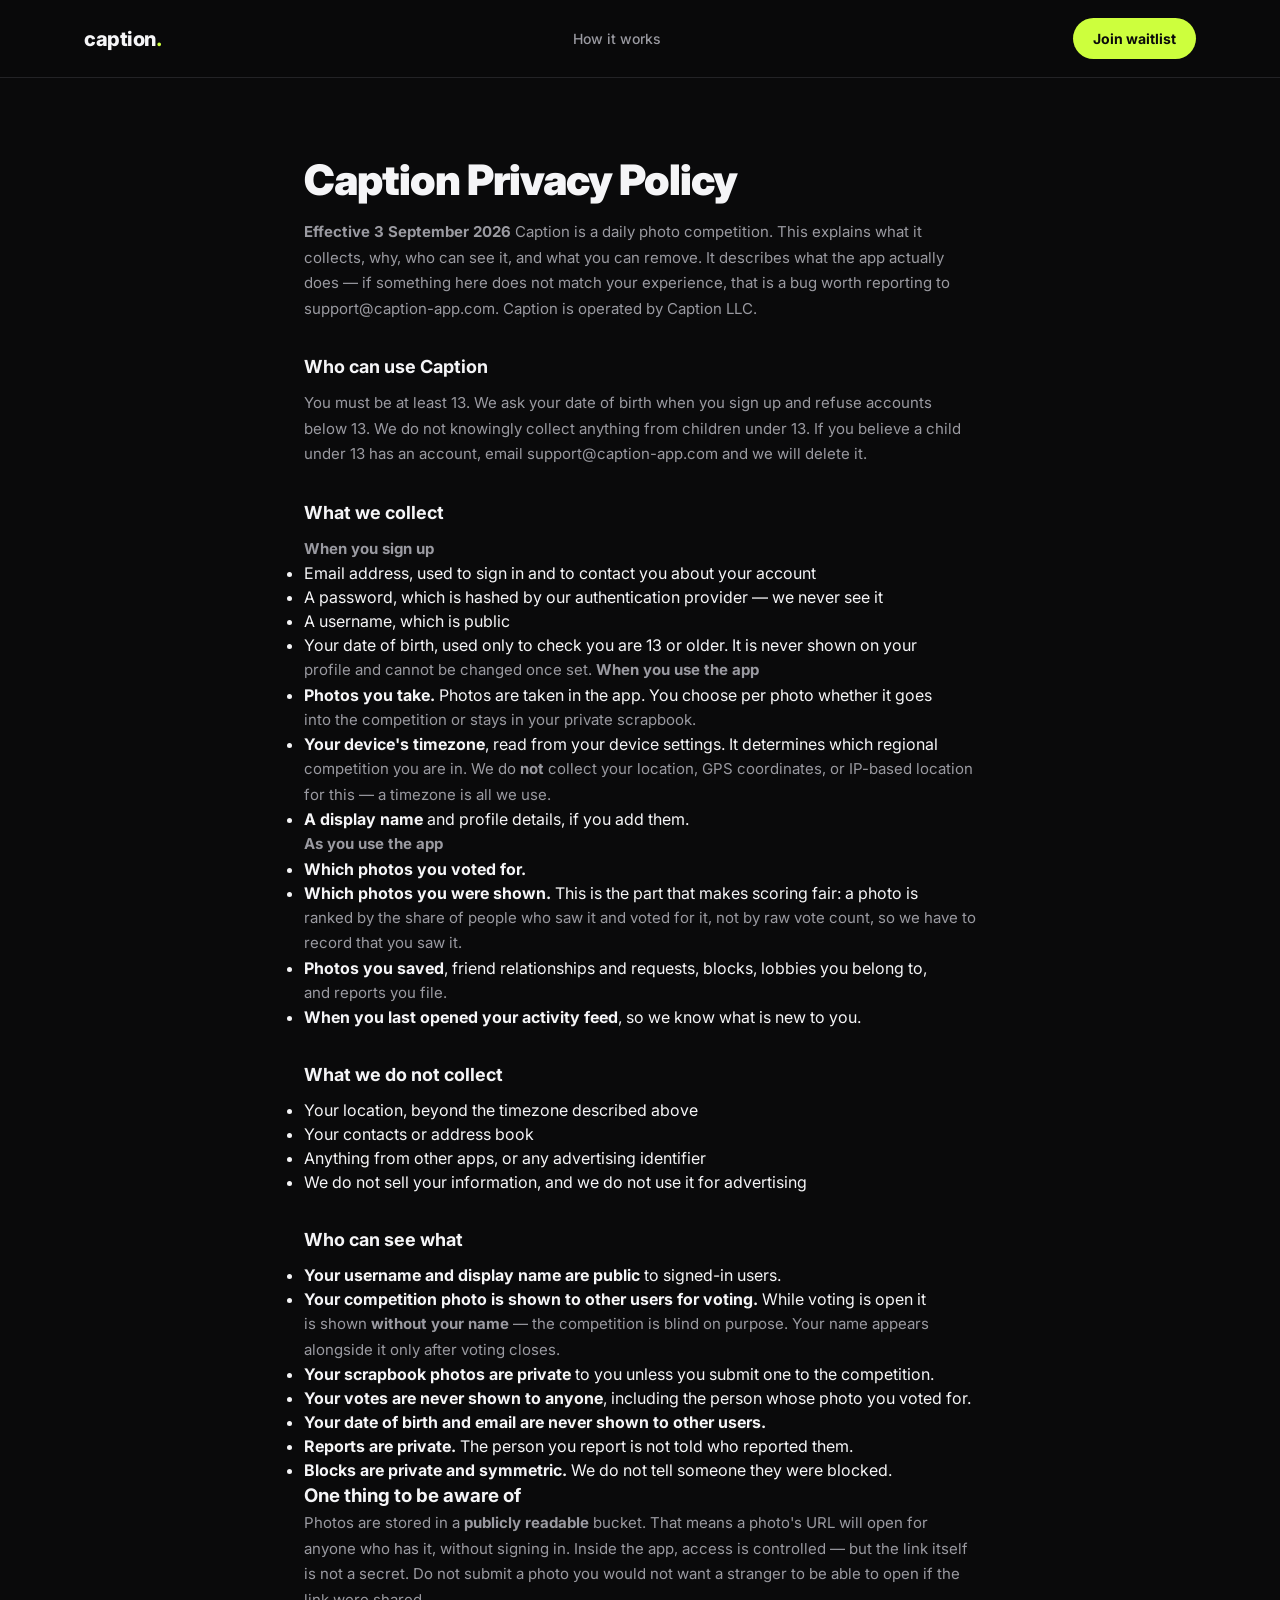
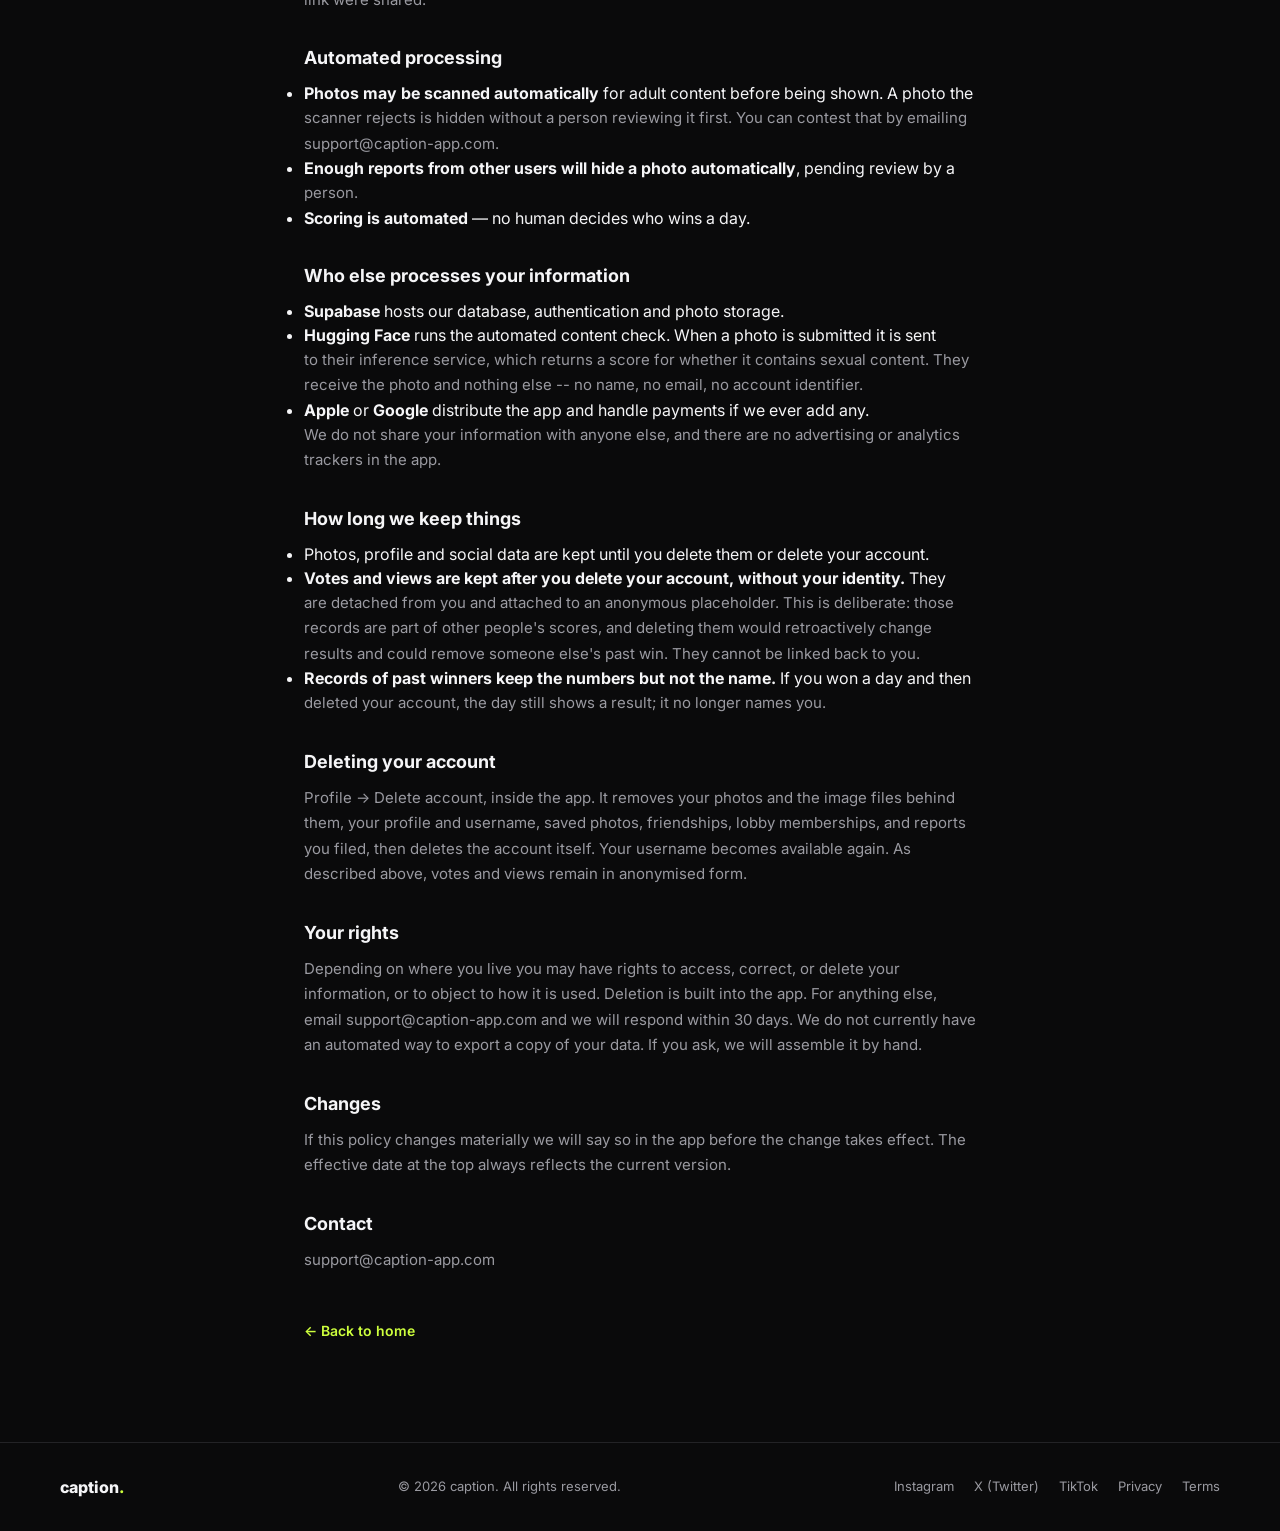
<file: privacy/index.html>
<!DOCTYPE html>
<html lang="en">
<head>
<meta charset="UTF-8">
<meta name="viewport" content="width=device-width, initial-scale=1.0">
<title>Privacy Policy — Caption</title>
<link rel="preconnect" href="https://fonts.googleapis.com">
<link rel="preconnect" href="https://fonts.gstatic.com" crossorigin>
<link href="https://fonts.googleapis.com/css2?family=Inter:wght@400;500;600;700;800;900&display=swap" rel="stylesheet">
<link rel="stylesheet" href="/style.css">
</head>
<body>

<header class="nav">
  <div class="nav-inner">
    <a href="/" class="logo" style="text-decoration:none;color:inherit;">caption<span class="dot">.</span></a>
    <nav class="nav-links">
      <a href="/#how-it-works">How it works</a>
    </nav>
    <a href="/#waitlist" class="nav-cta">Join waitlist</a>
  </div>
</header>

<main class="legal-page">
<h1>Caption Privacy Policy</h1>
<p><strong>Effective 3 September 2026</strong> Caption is a daily photo competition. This explains what it collects, why, who can see it, and what you can remove. It describes what the app actually does — if something here does not match your experience, that is a bug worth reporting to support@caption-app.com. Caption is operated by Caption LLC.</p>
<h2>Who can use Caption</h2>
<p>You must be at least 13. We ask your date of birth when you sign up and refuse accounts below 13. We do not knowingly collect anything from children under 13. If you believe a child under 13 has an account, email support@caption-app.com and we will delete it.</p>
<h2>What we collect</h2>
<p><strong>When you sign up</strong></p>
<ul>
<li>Email address, used to sign in and to contact you about your account</li>
<li>A password, which is hashed by our authentication provider — we never see it</li>
<li>A username, which is public</li>
<li>Your date of birth, used only to check you are 13 or older. It is never shown on your</li>
</ul>
<p>  profile and cannot be changed once set. <strong>When you use the app</strong></p>
<ul>
<li><strong>Photos you take.</strong> Photos are taken in the app. You choose per photo whether it goes</li>
</ul>
<p>  into the competition or stays in your private scrapbook.</p>
<ul>
<li><strong>Your device's timezone</strong>, read from your device settings. It determines which regional</li>
</ul>
<p>  competition you are in. We do <strong>not</strong> collect your location, GPS coordinates, or IP-based   location for this — a timezone is all we use.</p>
<ul>
<li><strong>A display name</strong> and profile details, if you add them.</li>
</ul>
<p><strong>As you use the app</strong></p>
<ul>
<li><strong>Which photos you voted for.</strong></li>
<li><strong>Which photos you were shown.</strong> This is the part that makes scoring fair: a photo is</li>
</ul>
<p>  ranked by the share of people who saw it and voted for it, not by raw vote count, so we   have to record that you saw it.</p>
<ul>
<li><strong>Photos you saved</strong>, friend relationships and requests, blocks, lobbies you belong to,</li>
</ul>
<p>  and reports you file.</p>
<ul>
<li><strong>When you last opened your activity feed</strong>, so we know what is new to you.</li>
</ul>
<h2>What we do not collect</h2>
<ul>
<li>Your location, beyond the timezone described above</li>
<li>Your contacts or address book</li>
<li>Anything from other apps, or any advertising identifier</li>
<li>We do not sell your information, and we do not use it for advertising</li>
</ul>
<h2>Who can see what</h2>
<ul>
<li><strong>Your username and display name are public</strong> to signed-in users.</li>
<li><strong>Your competition photo is shown to other users for voting.</strong> While voting is open it</li>
</ul>
<p>  is shown <strong>without your name</strong> — the competition is blind on purpose. Your name appears   alongside it only after voting closes.</p>
<ul>
<li><strong>Your scrapbook photos are private</strong> to you unless you submit one to the competition.</li>
<li><strong>Your votes are never shown to anyone</strong>, including the person whose photo you voted for.</li>
<li><strong>Your date of birth and email are never shown to other users.</strong></li>
<li><strong>Reports are private.</strong> The person you report is not told who reported them.</li>
<li><strong>Blocks are private and symmetric.</strong> We do not tell someone they were blocked.</li>
</ul>
<h3>One thing to be aware of</h3>
<p>Photos are stored in a <strong>publicly readable</strong> bucket. That means a photo's URL will open for anyone who has it, without signing in. Inside the app, access is controlled — but the link itself is not a secret. Do not submit a photo you would not want a stranger to be able to open if the link were shared.</p>
<h2>Automated processing</h2>
<ul>
<li><strong>Photos may be scanned automatically</strong> for adult content before being shown. A photo the</li>
</ul>
<p>  scanner rejects is hidden without a person reviewing it first. You can contest that by   emailing support@caption-app.com.</p>
<ul>
<li><strong>Enough reports from other users will hide a photo automatically</strong>, pending review by a</li>
</ul>
<p>  person.</p>
<ul>
<li><strong>Scoring is automated</strong> — no human decides who wins a day.</li>
</ul>
<h2>Who else processes your information</h2>
<ul>
<li><strong>Supabase</strong> hosts our database, authentication and photo storage.</li>
<li><strong>Hugging Face</strong> runs the automated content check. When a photo is submitted it is sent</li>
</ul>
<p>  to their inference service, which returns a score for whether it contains sexual   content. They receive the photo and nothing else -- no name, no email, no account   identifier.</p>
<ul>
<li><strong>Apple</strong> or <strong>Google</strong> distribute the app and handle payments if we ever add any.</li>
</ul>
<p>We do not share your information with anyone else, and there are no advertising or analytics trackers in the app.</p>
<h2>How long we keep things</h2>
<ul>
<li>Photos, profile and social data are kept until you delete them or delete your account.</li>
<li><strong>Votes and views are kept after you delete your account, without your identity.</strong> They</li>
</ul>
<p>  are detached from you and attached to an anonymous placeholder. This is deliberate:   those records are part of other people's scores, and deleting them would retroactively   change results and could remove someone else's past win. They cannot be linked back to   you.</p>
<ul>
<li><strong>Records of past winners keep the numbers but not the name.</strong> If you won a day and then</li>
</ul>
<p>  deleted your account, the day still shows a result; it no longer names you.</p>
<h2>Deleting your account</h2>
<p>Profile → Delete account, inside the app. It removes your photos and the image files behind them, your profile and username, saved photos, friendships, lobby memberships, and reports you filed, then deletes the account itself. Your username becomes available again. As described above, votes and views remain in anonymised form.</p>
<h2>Your rights</h2>
<p>Depending on where you live you may have rights to access, correct, or delete your information, or to object to how it is used. Deletion is built into the app. For anything else, email support@caption-app.com and we will respond within 30 days. We do not currently have an automated way to export a copy of your data. If you ask, we will assemble it by hand.</p>
<h2>Changes</h2>
<p>If this policy changes materially we will say so in the app before the change takes effect. The effective date at the top always reflects the current version.</p>
<h2>Contact</h2>
<p>support@caption-app.com</p>
  <a href="/" class="legal-back">← Back to home</a>
</main>

<footer class="footer">
  <div class="footer-inner">
    <a href="/" class="footer-logo" style="text-decoration:none;color:inherit;">caption<span class="dot">.</span></a>
    <p class="footer-copy">&copy; 2026 caption. All rights reserved.</p>
    <div class="footer-links">
      <a href="https://www.instagram.com/caption.photo.app" target="_blank" rel="noopener">Instagram</a>
      <a href="https://x.com/caption_app" target="_blank" rel="noopener">X (Twitter)</a>
      <a href="https://www.tiktok.com/@caption_app" target="_blank" rel="noopener">TikTok</a>
      <a href="/privacy">Privacy</a>
      <a href="/terms">Terms</a>
    </div>
  </div>
</footer>

</body>
</html>
</file>
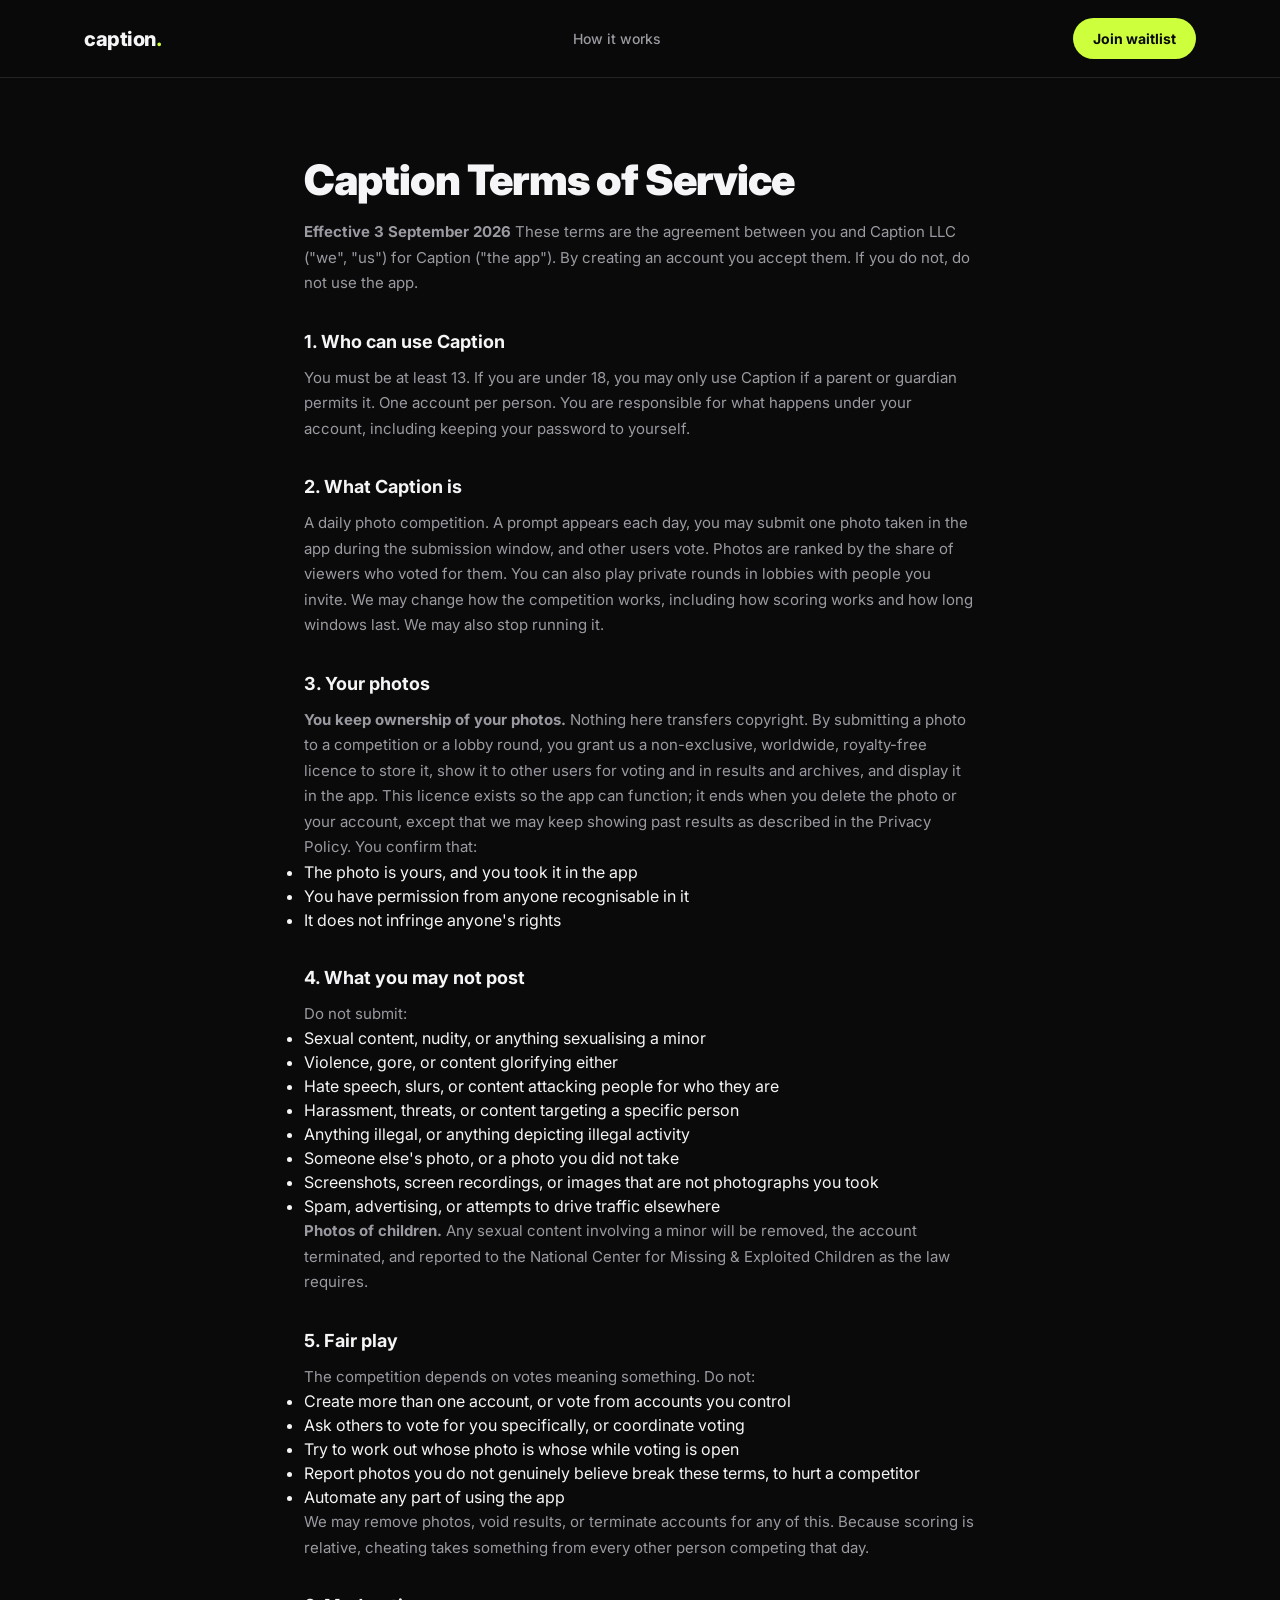
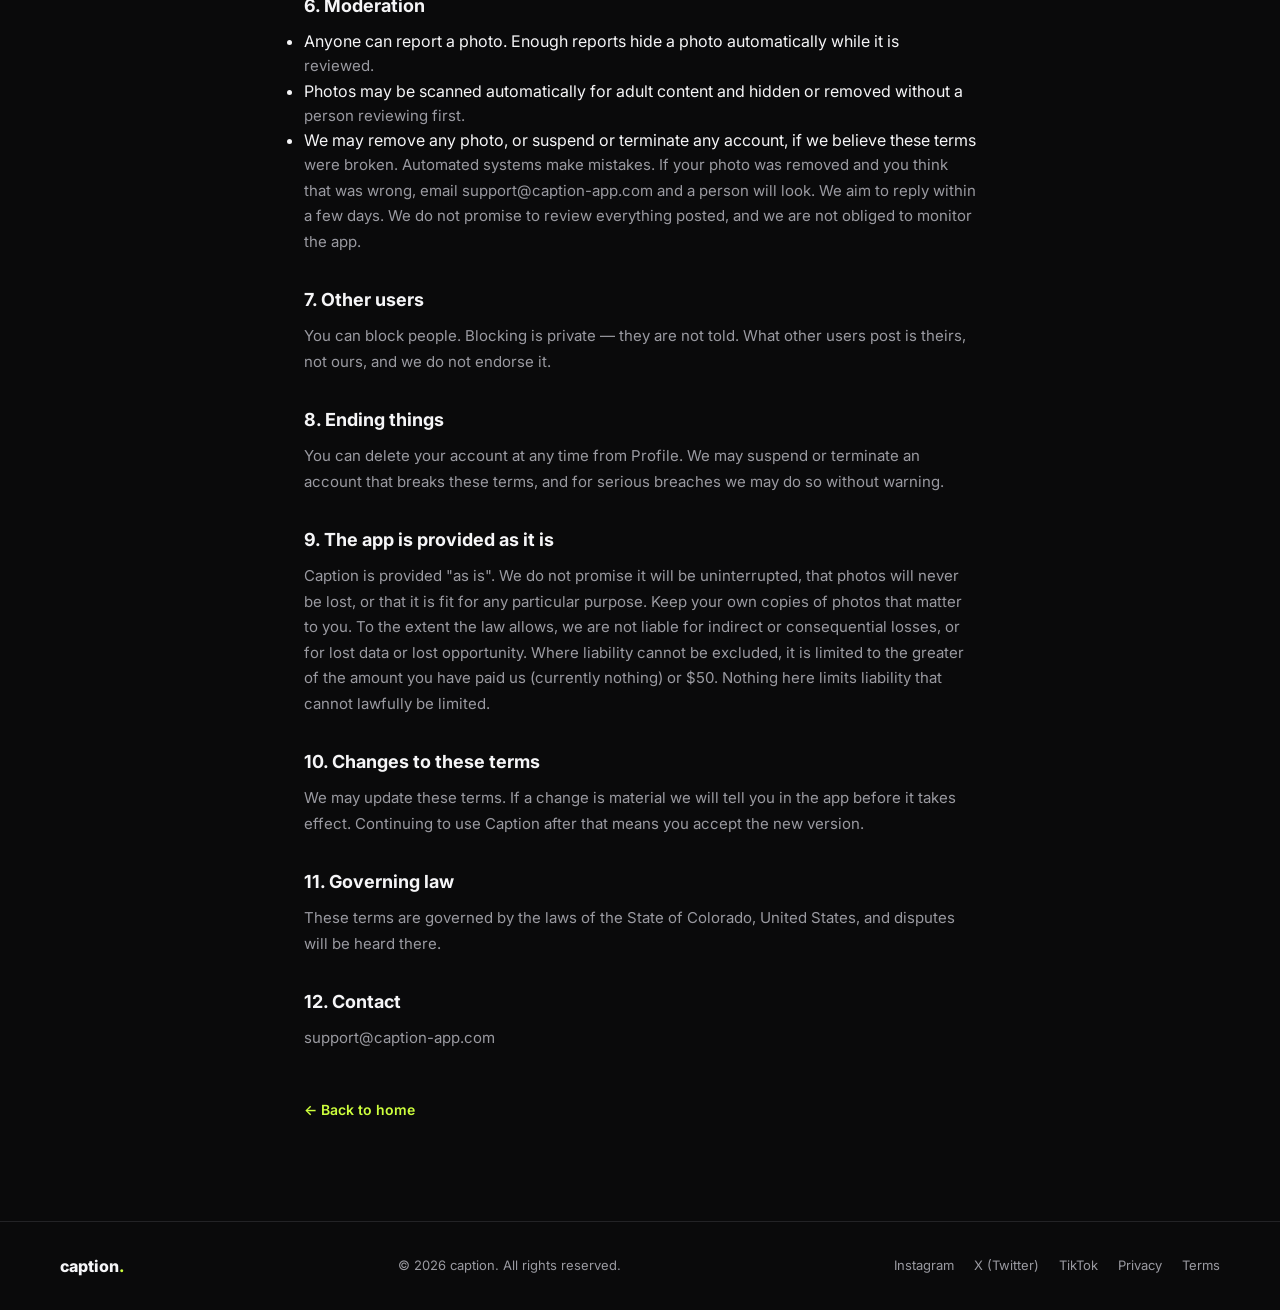
<file: terms/index.html>
<!DOCTYPE html>
<html lang="en">
<head>
<meta charset="UTF-8">
<meta name="viewport" content="width=device-width, initial-scale=1.0">
<title>Terms of Service — Caption</title>
<link rel="preconnect" href="https://fonts.googleapis.com">
<link rel="preconnect" href="https://fonts.gstatic.com" crossorigin>
<link href="https://fonts.googleapis.com/css2?family=Inter:wght@400;500;600;700;800;900&display=swap" rel="stylesheet">
<link rel="stylesheet" href="/style.css">
</head>
<body>

<header class="nav">
  <div class="nav-inner">
    <a href="/" class="logo" style="text-decoration:none;color:inherit;">caption<span class="dot">.</span></a>
    <nav class="nav-links">
      <a href="/#how-it-works">How it works</a>
    </nav>
    <a href="/#waitlist" class="nav-cta">Join waitlist</a>
  </div>
</header>

<main class="legal-page">
<h1>Caption Terms of Service</h1>
<p><strong>Effective 3 September 2026</strong> These terms are the agreement between you and Caption LLC ("we", "us") for Caption ("the app"). By creating an account you accept them. If you do not, do not use the app.</p>
<h2>1. Who can use Caption</h2>
<p>You must be at least 13. If you are under 18, you may only use Caption if a parent or guardian permits it. One account per person. You are responsible for what happens under your account, including keeping your password to yourself.</p>
<h2>2. What Caption is</h2>
<p>A daily photo competition. A prompt appears each day, you may submit one photo taken in the app during the submission window, and other users vote. Photos are ranked by the share of viewers who voted for them. You can also play private rounds in lobbies with people you invite. We may change how the competition works, including how scoring works and how long windows last. We may also stop running it.</p>
<h2>3. Your photos</h2>
<p><strong>You keep ownership of your photos.</strong> Nothing here transfers copyright. By submitting a photo to a competition or a lobby round, you grant us a non-exclusive, worldwide, royalty-free licence to store it, show it to other users for voting and in results and archives, and display it in the app. This licence exists so the app can function; it ends when you delete the photo or your account, except that we may keep showing past results as described in the Privacy Policy. You confirm that:</p>
<ul>
<li>The photo is yours, and you took it in the app</li>
<li>You have permission from anyone recognisable in it</li>
<li>It does not infringe anyone's rights</li>
</ul>
<h2>4. What you may not post</h2>
<p>Do not submit:</p>
<ul>
<li>Sexual content, nudity, or anything sexualising a minor</li>
<li>Violence, gore, or content glorifying either</li>
<li>Hate speech, slurs, or content attacking people for who they are</li>
<li>Harassment, threats, or content targeting a specific person</li>
<li>Anything illegal, or anything depicting illegal activity</li>
<li>Someone else's photo, or a photo you did not take</li>
<li>Screenshots, screen recordings, or images that are not photographs you took</li>
<li>Spam, advertising, or attempts to drive traffic elsewhere</li>
</ul>
<p><strong>Photos of children.</strong> Any sexual content involving a minor will be removed, the account terminated, and reported to the National Center for Missing &amp; Exploited Children as the law requires.</p>
<h2>5. Fair play</h2>
<p>The competition depends on votes meaning something. Do not:</p>
<ul>
<li>Create more than one account, or vote from accounts you control</li>
<li>Ask others to vote for you specifically, or coordinate voting</li>
<li>Try to work out whose photo is whose while voting is open</li>
<li>Report photos you do not genuinely believe break these terms, to hurt a competitor</li>
<li>Automate any part of using the app</li>
</ul>
<p>We may remove photos, void results, or terminate accounts for any of this. Because scoring is relative, cheating takes something from every other person competing that day.</p>
<h2>6. Moderation</h2>
<ul>
<li>Anyone can report a photo. Enough reports hide a photo automatically while it is</li>
</ul>
<p>  reviewed.</p>
<ul>
<li>Photos may be scanned automatically for adult content and hidden or removed without a</li>
</ul>
<p>  person reviewing first.</p>
<ul>
<li>We may remove any photo, or suspend or terminate any account, if we believe these terms</li>
</ul>
<p>  were broken. Automated systems make mistakes. If your photo was removed and you think that was wrong, email support@caption-app.com and a person will look. We aim to reply within a few days. We do not promise to review everything posted, and we are not obliged to monitor the app.</p>
<h2>7. Other users</h2>
<p>You can block people. Blocking is private — they are not told. What other users post is theirs, not ours, and we do not endorse it.</p>
<h2>8. Ending things</h2>
<p>You can delete your account at any time from Profile. We may suspend or terminate an account that breaks these terms, and for serious breaches we may do so without warning.</p>
<h2>9. The app is provided as it is</h2>
<p>Caption is provided "as is". We do not promise it will be uninterrupted, that photos will never be lost, or that it is fit for any particular purpose. Keep your own copies of photos that matter to you. To the extent the law allows, we are not liable for indirect or consequential losses, or for lost data or lost opportunity. Where liability cannot be excluded, it is limited to the greater of the amount you have paid us (currently nothing) or $50. Nothing here limits liability that cannot lawfully be limited.</p>
<h2>10. Changes to these terms</h2>
<p>We may update these terms. If a change is material we will tell you in the app before it takes effect. Continuing to use Caption after that means you accept the new version.</p>
<h2>11. Governing law</h2>
<p>These terms are governed by the laws of the State of Colorado, United States, and disputes will be heard there.</p>
<h2>12. Contact</h2>
<p>support@caption-app.com</p>
  <a href="/" class="legal-back">← Back to home</a>
</main>

<footer class="footer">
  <div class="footer-inner">
    <a href="/" class="footer-logo" style="text-decoration:none;color:inherit;">caption<span class="dot">.</span></a>
    <p class="footer-copy">&copy; 2026 caption. All rights reserved.</p>
    <div class="footer-links">
      <a href="https://www.instagram.com/caption.photo.app" target="_blank" rel="noopener">Instagram</a>
      <a href="https://x.com/caption_app" target="_blank" rel="noopener">X (Twitter)</a>
      <a href="https://www.tiktok.com/@caption_app" target="_blank" rel="noopener">TikTok</a>
      <a href="/privacy">Privacy</a>
      <a href="/terms">Terms</a>
    </div>
  </div>
</footer>

</body>
</html>
</file>
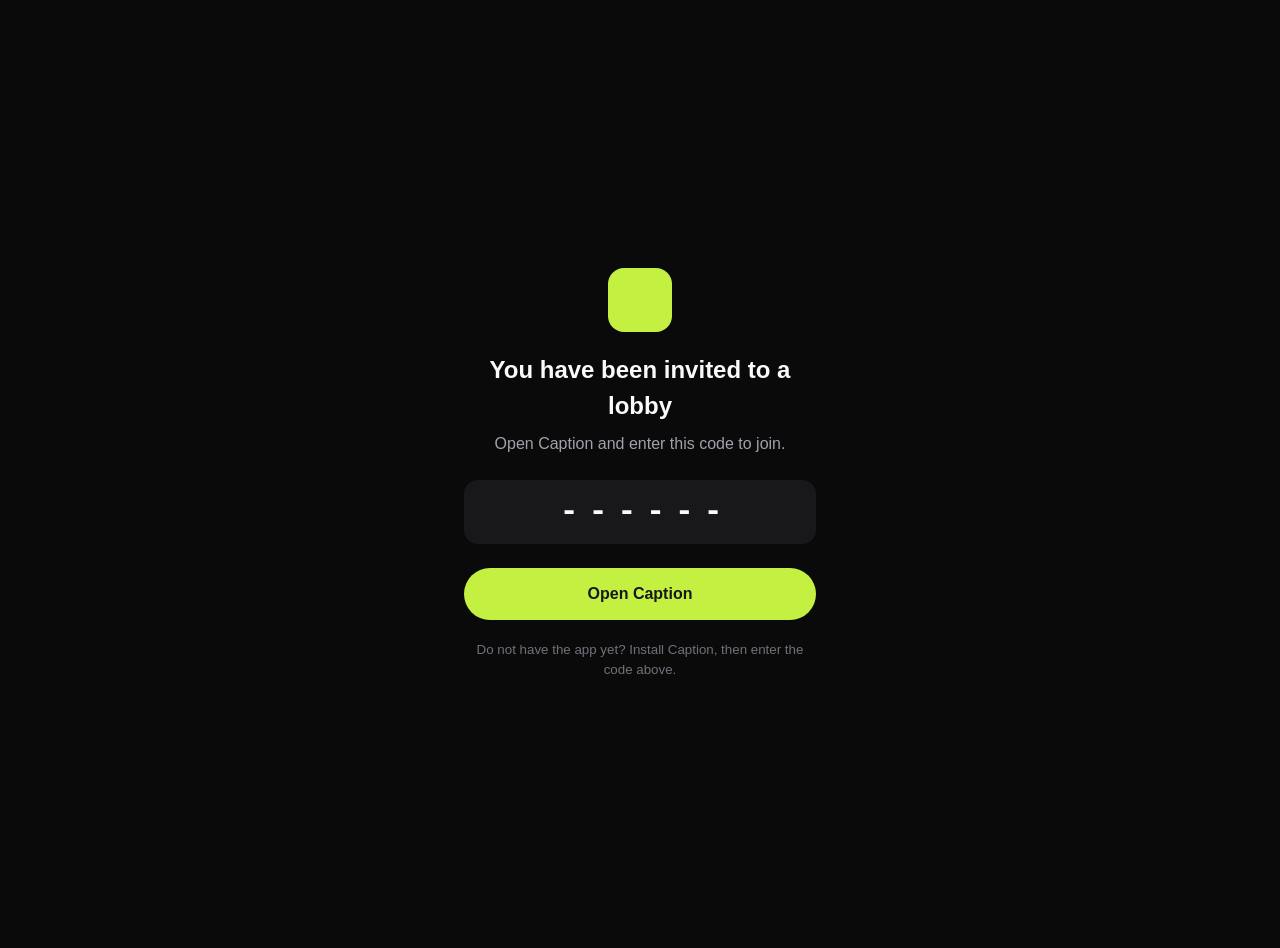
<file: join.html>
<!doctype html>
<meta charset="utf-8">
<meta name="viewport" content="width=device-width, initial-scale=1">
<title>Join a lobby on Caption</title>
<style>
  :root { color-scheme: dark; }
  body {
    margin: 0; min-height: 100vh; display: grid; place-items: center;
    background: #0A0A0B; color: #FAFAFA;
    font: 16px/1.5 -apple-system, BlinkMacSystemFont, "Segoe UI", Roboto, sans-serif;
    padding: 24px;
  }
  main { max-width: 22rem; text-align: center; }
  .mark { width: 64px; height: 64px; border-radius: 16px; background: #C4F042; margin: 0 auto 20px; }
  h1 { font-size: 1.5rem; margin: 0 0 8px; }
  p { color: #A1A1AA; margin: 0 0 24px; }
  .code {
    font: 700 2rem/1 ui-monospace, SFMono-Regular, Menlo, monospace;
    letter-spacing: .3em; padding: 16px 8px 16px 20px;
    background: #18181B; border-radius: 14px; margin-bottom: 24px;
  }
  a.btn {
    display: block; padding: 14px; border-radius: 999px;
    background: #C4F042; color: #18181B; font-weight: 700; text-decoration: none;
  }
  small { display: block; margin-top: 20px; color: #71717A; }
</style>
<main>
  <div class="mark"></div>
  <h1>You have been invited to a lobby</h1>
  <p>Open Caption and enter this code to join.</p>
  <div class="code" id="code">------</div>
  <a class="btn" id="open" href="#">Open Caption</a>
  <small>Do not have the app yet? Install Caption, then enter the code above.</small>
</main>
<script>
  /*
   * The code arrives as ?c=ABC123 rather than in the path, because GitHub Pages serves static files
   * only -- there is no server to route /join/ABC123 to this page.
   */
  var code = (new URLSearchParams(location.search).get('c') || '').toUpperCase().slice(0, 6);
  if (code) {
    document.getElementById('code').textContent = code;
    document.getElementById('open').href = 'caption://join/' + encodeURIComponent(code);
  }
</script>
</file>
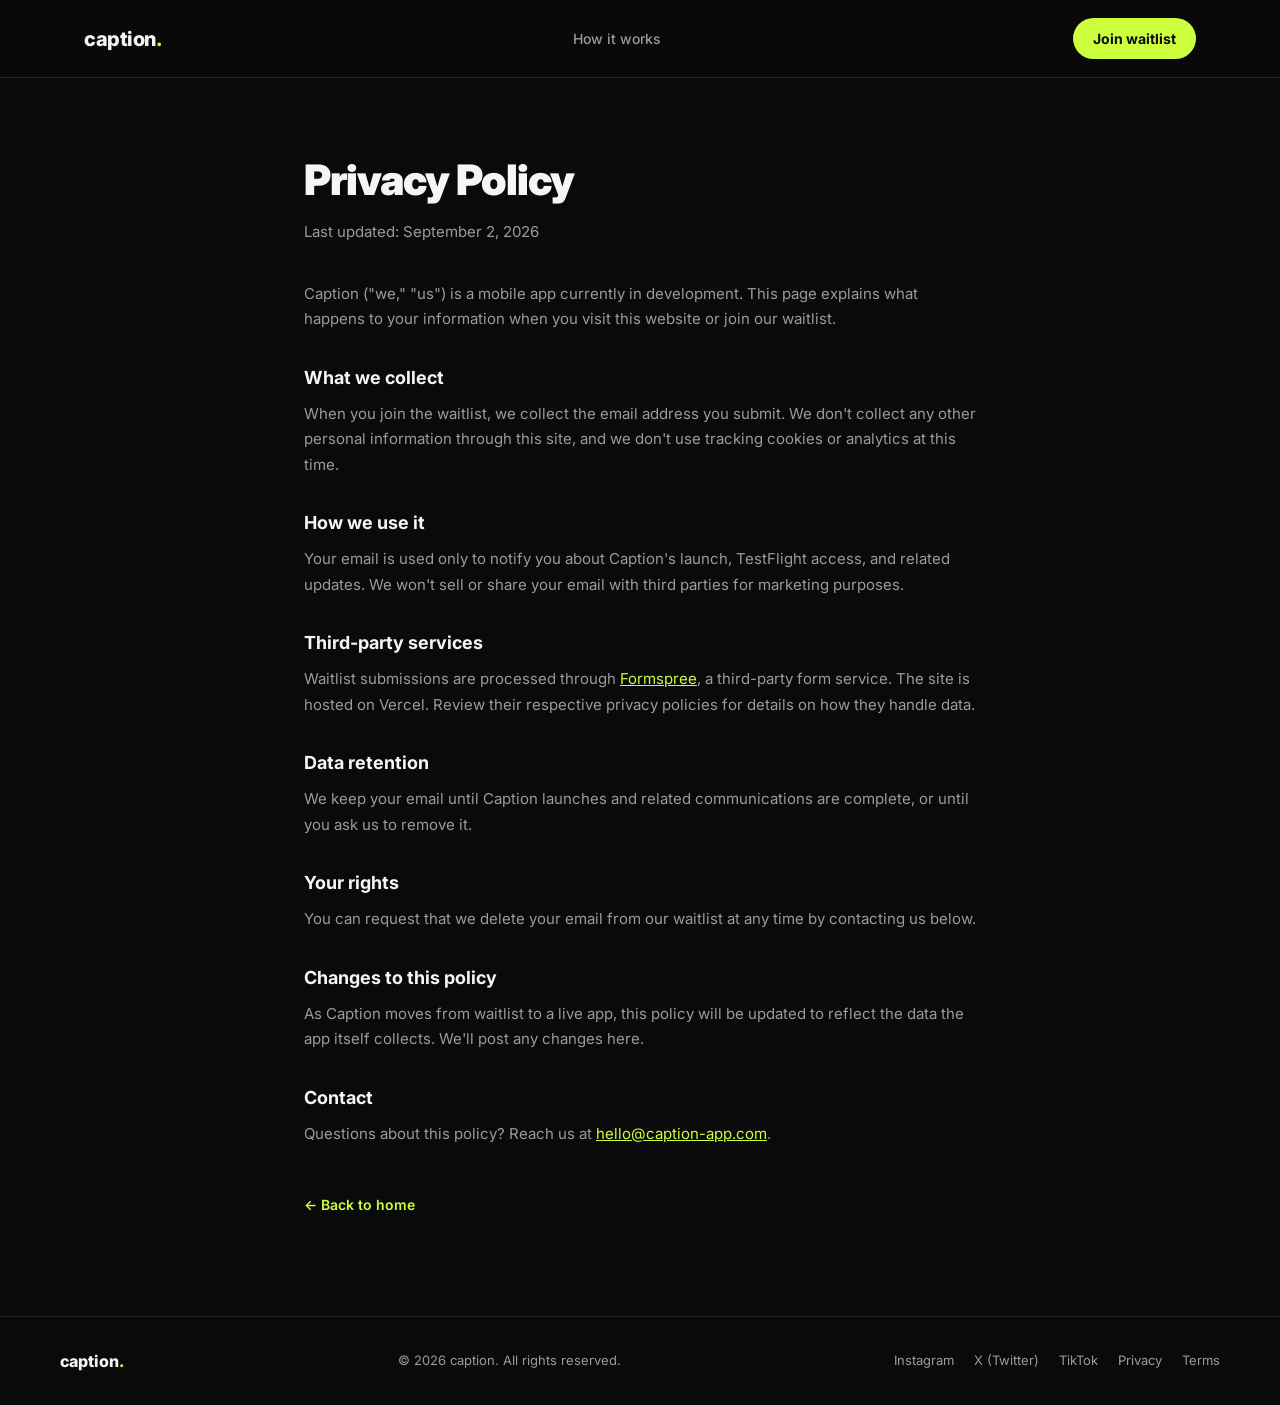
<file: privacy.html>
<!DOCTYPE html>
<html lang="en">
<head>
<meta charset="UTF-8">
<meta name="viewport" content="width=device-width, initial-scale=1.0">
<title>Privacy Policy — Caption</title>
<link rel="preconnect" href="https://fonts.googleapis.com">
<link rel="preconnect" href="https://fonts.gstatic.com" crossorigin>
<link href="https://fonts.googleapis.com/css2?family=Inter:wght@400;500;600;700;800;900&display=swap" rel="stylesheet">
<link rel="stylesheet" href="style.css">
</head>
<body>

<header class="nav">
  <div class="nav-inner">
    <a href="/" class="logo" style="text-decoration:none;color:inherit;">caption<span class="dot">.</span></a>
    <nav class="nav-links">
      <a href="/#how-it-works">How it works</a>
    </nav>
    <a href="/#waitlist" class="nav-cta">Join waitlist</a>
  </div>
</header>

<main class="legal-page">
  <h1>Privacy Policy</h1>
  <p class="legal-updated">Last updated: September 2, 2026</p>

  <p>Caption ("we," "us") is a mobile app currently in development. This page explains what happens to your information when you visit this website or join our waitlist.</p>

  <h2>What we collect</h2>
  <p>When you join the waitlist, we collect the email address you submit. We don't collect any other personal information through this site, and we don't use tracking cookies or analytics at this time.</p>

  <h2>How we use it</h2>
  <p>Your email is used only to notify you about Caption's launch, TestFlight access, and related updates. We won't sell or share your email with third parties for marketing purposes.</p>

  <h2>Third-party services</h2>
  <p>Waitlist submissions are processed through <a href="https://formspree.io/legal/privacy-policy" target="_blank" rel="noopener">Formspree</a>, a third-party form service. The site is hosted on Vercel. Review their respective privacy policies for details on how they handle data.</p>

  <h2>Data retention</h2>
  <p>We keep your email until Caption launches and related communications are complete, or until you ask us to remove it.</p>

  <h2>Your rights</h2>
  <p>You can request that we delete your email from our waitlist at any time by contacting us below.</p>

  <h2>Changes to this policy</h2>
  <p>As Caption moves from waitlist to a live app, this policy will be updated to reflect the data the app itself collects. We'll post any changes here.</p>

  <h2>Contact</h2>
  <p>Questions about this policy? Reach us at <a href="mailto:hello@caption-app.com">hello@caption-app.com</a>.</p>

  <a href="/" class="legal-back">← Back to home</a>
</main>

<footer class="footer">
  <div class="footer-inner">
    <a href="/" class="footer-logo" style="text-decoration:none;color:inherit;">caption<span class="dot">.</span></a>
    <p class="footer-copy">&copy; 2026 caption. All rights reserved.</p>
    <div class="footer-links">
      <a href="https://www.instagram.com/caption.photo.app" target="_blank" rel="noopener">Instagram</a>
      <a href="https://x.com/caption_app" target="_blank" rel="noopener">X (Twitter)</a>
      <a href="https://www.tiktok.com/@caption_app" target="_blank" rel="noopener">TikTok</a>
      <a href="/privacy.html">Privacy</a>
      <a href="/terms.html">Terms</a>
    </div>
  </div>
</footer>

</body>
</html>
</file>
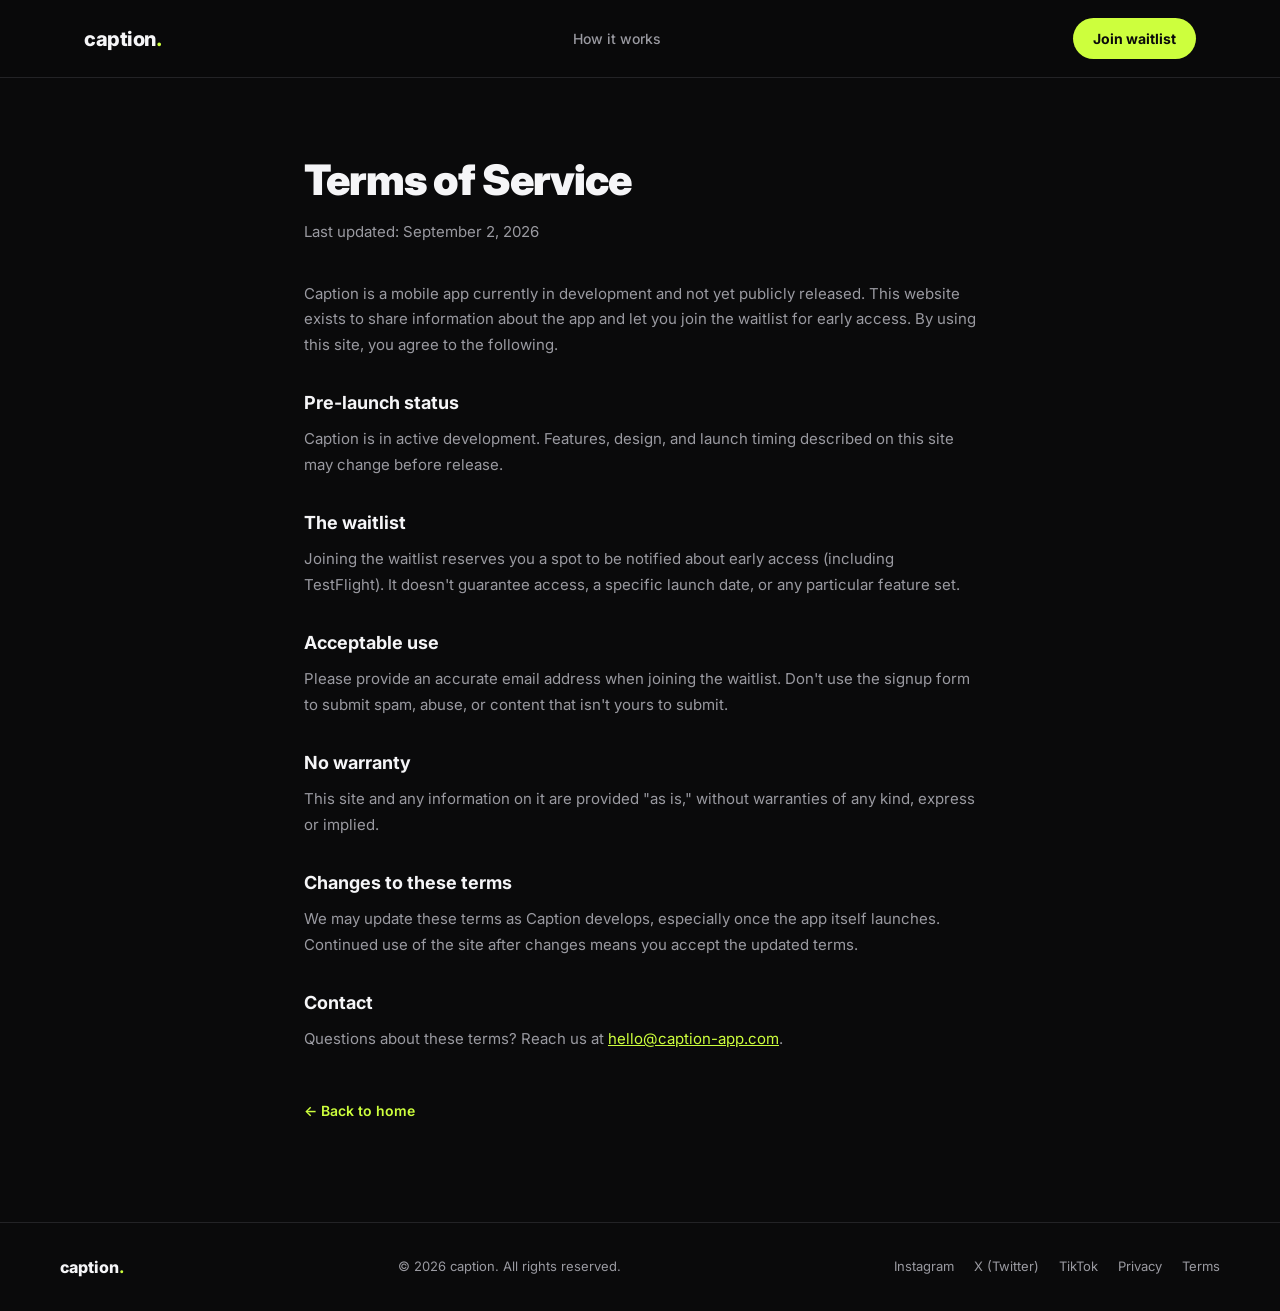
<file: terms.html>
<!DOCTYPE html>
<html lang="en">
<head>
<meta charset="UTF-8">
<meta name="viewport" content="width=device-width, initial-scale=1.0">
<title>Terms of Service — Caption</title>
<link rel="preconnect" href="https://fonts.googleapis.com">
<link rel="preconnect" href="https://fonts.gstatic.com" crossorigin>
<link href="https://fonts.googleapis.com/css2?family=Inter:wght@400;500;600;700;800;900&display=swap" rel="stylesheet">
<link rel="stylesheet" href="style.css">
</head>
<body>

<header class="nav">
  <div class="nav-inner">
    <a href="/" class="logo" style="text-decoration:none;color:inherit;">caption<span class="dot">.</span></a>
    <nav class="nav-links">
      <a href="/#how-it-works">How it works</a>
    </nav>
    <a href="/#waitlist" class="nav-cta">Join waitlist</a>
  </div>
</header>

<main class="legal-page">
  <h1>Terms of Service</h1>
  <p class="legal-updated">Last updated: September 2, 2026</p>

  <p>Caption is a mobile app currently in development and not yet publicly released. This website exists to share information about the app and let you join the waitlist for early access. By using this site, you agree to the following.</p>

  <h2>Pre-launch status</h2>
  <p>Caption is in active development. Features, design, and launch timing described on this site may change before release.</p>

  <h2>The waitlist</h2>
  <p>Joining the waitlist reserves you a spot to be notified about early access (including TestFlight). It doesn't guarantee access, a specific launch date, or any particular feature set.</p>

  <h2>Acceptable use</h2>
  <p>Please provide an accurate email address when joining the waitlist. Don't use the signup form to submit spam, abuse, or content that isn't yours to submit.</p>

  <h2>No warranty</h2>
  <p>This site and any information on it are provided "as is," without warranties of any kind, express or implied.</p>

  <h2>Changes to these terms</h2>
  <p>We may update these terms as Caption develops, especially once the app itself launches. Continued use of the site after changes means you accept the updated terms.</p>

  <h2>Contact</h2>
  <p>Questions about these terms? Reach us at <a href="mailto:hello@caption-app.com">hello@caption-app.com</a>.</p>

  <a href="/" class="legal-back">← Back to home</a>
</main>

<footer class="footer">
  <div class="footer-inner">
    <a href="/" class="footer-logo" style="text-decoration:none;color:inherit;">caption<span class="dot">.</span></a>
    <p class="footer-copy">&copy; 2026 caption. All rights reserved.</p>
    <div class="footer-links">
      <a href="https://www.instagram.com/caption.photo.app" target="_blank" rel="noopener">Instagram</a>
      <a href="https://x.com/caption_app" target="_blank" rel="noopener">X (Twitter)</a>
      <a href="https://www.tiktok.com/@caption_app" target="_blank" rel="noopener">TikTok</a>
      <a href="/privacy.html">Privacy</a>
      <a href="/terms.html">Terms</a>
    </div>
  </div>
</footer>

</body>
</html>
</file>
<file: style.css>
:root {
  --bg: #0a0a0b;
  --bg-elevated: #151517;
  --text: #f5f5f7;
  --text-dim: #9a9aa1;
  --accent: #cdff3d;
  --accent-text: #0a0a0b;
  --border: #232326;
  --radius: 16px;
}

* { box-sizing: border-box; margin: 0; padding: 0; }

html { scroll-behavior: smooth; }

body {
  background: var(--bg);
  color: var(--text);
  font-family: 'Inter', -apple-system, BlinkMacSystemFont, 'Segoe UI', sans-serif;
  line-height: 1.5;
  min-height: 100vh;
  overflow-x: hidden;
}

.dot { color: var(--accent); }

/* Nav */

.nav {
  position: sticky;
  top: 0;
  z-index: 10;
  backdrop-filter: blur(10px);
  background: rgba(10,10,11,0.75);
  border-bottom: 1px solid var(--border);
}

.nav-inner {
  max-width: 1160px;
  margin: 0 auto;
  padding: 18px 24px;
  display: flex;
  justify-content: space-between;
  align-items: center;
  gap: 24px;
}

.logo {
  font-weight: 800;
  font-size: 20px;
  letter-spacing: -0.5px;
}

.nav-links {
  display: flex;
  gap: 28px;
  flex: 1;
  justify-content: center;
}

.nav-links a {
  color: var(--text-dim);
  text-decoration: none;
  font-size: 14px;
  font-weight: 500;
  transition: color 0.2s;
}

.nav-links a:hover { color: var(--text); }

.nav-cta {
  color: var(--accent-text);
  text-decoration: none;
  font-size: 14px;
  font-weight: 700;
  padding: 10px 20px;
  background: var(--accent);
  border-radius: 999px;
  white-space: nowrap;
  transition: transform 0.15s, box-shadow 0.15s;
}

.nav-cta:hover {
  transform: translateY(-1px);
  box-shadow: 0 8px 20px rgba(205,255,61,0.25);
}

main {
  position: relative;
  max-width: 1160px;
  margin: 0 auto;
  padding: 0 24px;
}

/* Hero */

.hero {
  display: grid;
  grid-template-columns: 1fr 460px;
  gap: 40px;
  align-items: center;
  padding: 90px 0 100px;
}

.hero-text h1 {
  font-size: clamp(38px, 4.6vw, 58px);
  font-weight: 900;
  letter-spacing: -2px;
  line-height: 1.05;
  margin-bottom: 22px;
}

.subhead {
  font-size: clamp(16px, 1.6vw, 18px);
  color: var(--text-dim);
  margin-bottom: 36px;
}

.form-label {
  font-size: 14px;
  font-weight: 700;
  margin-bottom: 12px;
}

.waitlist-form {
  display: flex;
  gap: 10px;
  width: 100%;
  max-width: 440px;
  margin-bottom: 12px;
}

.waitlist-form input {
  flex: 1;
  padding: 14px 18px;
  font-size: 15px;
  border-radius: 999px;
  border: 1px solid var(--border);
  background: var(--bg-elevated);
  color: var(--text);
  outline: none;
  transition: border-color 0.2s;
  min-width: 0;
}

.waitlist-form input:focus { border-color: var(--accent); }
.waitlist-form input::placeholder { color: var(--text-dim); }

.waitlist-form button {
  padding: 14px 24px;
  font-size: 15px;
  font-weight: 700;
  border-radius: 999px;
  border: none;
  background: var(--accent);
  color: var(--accent-text);
  cursor: pointer;
  white-space: nowrap;
  transition: transform 0.15s, box-shadow 0.15s;
}

.waitlist-form button:hover {
  transform: translateY(-1px);
  box-shadow: 0 8px 24px rgba(205,255,61,0.3);
}

.waitlist-form button:active { transform: translateY(0); }

.form-message {
  font-size: 14px;
  font-weight: 600;
  margin-bottom: 8px;
}

.form-message.success { color: var(--accent); }
.form-message.error { color: #ff6b6b; }

.fine-print {
  font-size: 13px;
  color: var(--text-dim);
}

/* Hero visual / phones */

.hero-visual {
  display: flex;
  flex-direction: column;
  align-items: center;
  gap: 24px;
}

.phone-stack {
  position: relative;
  width: 100%;
  max-width: 260px;
  aspect-ratio: 9 / 19.5;
}

.phone {
  position: absolute;
  width: 86%;
  aspect-ratio: 9 / 19.5;
  background: #000;
  border-radius: 32px;
  border: 5px solid #1c1c1e;
  overflow: hidden;
  box-shadow: 0 30px 60px rgba(0,0,0,0.5);
}

.phone-back {
  top: 6%;
  right: 0;
  transform: rotate(6deg);
  opacity: 0.85;
  z-index: 1;
}

.phone-front {
  top: 0;
  left: 0;
  transform: rotate(-4deg);
  z-index: 2;
}

.phone-screen {
  height: 100%;
  display: flex;
  flex-direction: column;
  padding: 14px 12px;
  color: var(--text);
}

.phone-statusbar {
  font-size: 10px;
  font-weight: 600;
  margin-bottom: 10px;
}

.voting-row { margin-bottom: 8px; }

.voting-badge {
  display: inline-block;
  font-size: 9px;
  font-weight: 700;
  color: var(--accent);
  background: rgba(205,255,61,0.12);
  padding: 4px 8px;
  border-radius: 999px;
}

.prompt-label {
  font-size: 9px;
  color: var(--text-dim);
  margin-bottom: 2px;
}

.prompt-word {
  font-size: 18px;
  font-weight: 800;
  margin-bottom: 10px;
}

.photo-frame {
  flex: 1;
  border-radius: 14px;
  overflow: hidden;
  background: var(--bg-elevated);
}

.photo-frame img {
  width: 100%;
  height: 100%;
  object-fit: cover;
  display: block;
}

.phone-footer-row {
  display: flex;
  justify-content: space-between;
  align-items: center;
  margin-top: 10px;
}

.avatar-stack {
  display: flex;
  align-items: center;
}

.avatar-stack img {
  width: 22px;
  height: 22px;
  border-radius: 50%;
  border: 2px solid #000;
  margin-left: -8px;
  object-fit: cover;
}

.avatar-stack img:first-child { margin-left: 0; }

.avatar-more {
  font-size: 10px;
  color: var(--text-dim);
  margin-left: 6px;
}

.like-btn {
  width: 30px;
  height: 30px;
  border-radius: 50%;
  border: none;
  background: var(--accent);
  color: var(--accent-text);
  font-size: 13px;
  cursor: pointer;
  display: flex;
  align-items: center;
  justify-content: center;
}

.leaderboard-title {
  font-size: 15px;
  font-weight: 800;
  margin-bottom: 12px;
}

.leaderboard-list {
  list-style: none;
  display: flex;
  flex-direction: column;
  gap: 10px;
}

.leaderboard-list li {
  display: flex;
  align-items: center;
  gap: 8px;
}

.avatar {
  width: 20px;
  height: 20px;
  border-radius: 50%;
  object-fit: cover;
}

.lb-name {
  font-size: 10px;
  font-weight: 600;
  flex: 1;
}

.lb-score {
  font-size: 10px;
  font-weight: 700;
  color: var(--accent);
}

.badge {
  display: inline-block;
  font-size: 13px;
  font-weight: 600;
  color: var(--accent);
  background: rgba(205,255,61,0.1);
  border: 1px solid rgba(205,255,61,0.25);
  padding: 6px 14px;
  border-radius: 999px;
}

/* How it works */

.how-it-works {
  padding: 60px 0 90px;
  border-top: 1px solid var(--border);
}

.how-it-works h2 {
  text-align: center;
  font-size: clamp(24px, 3.4vw, 32px);
  font-weight: 800;
  letter-spacing: -0.5px;
  margin-bottom: 48px;
}

.steps {
  display: grid;
  grid-template-columns: repeat(3, 1fr);
  gap: 36px;
}

.step { text-align: center; }

.step-icon {
  width: 34px;
  height: 34px;
  color: var(--accent);
  margin-bottom: 16px;
}

.step h3 {
  font-size: 16px;
  font-weight: 700;
  margin-bottom: 10px;
}

.step p {
  font-size: 14px;
  color: var(--text-dim);
  max-width: 260px;
  margin: 0 auto;
}

@media (max-width: 700px) {
  .steps { grid-template-columns: 1fr; gap: 40px; }
}

/* Waitlist CTA */

.waitlist-cta {
  text-align: center;
  padding: 80px 0;
  border-top: 1px solid var(--border);
}

.waitlist-cta h2 {
  font-size: clamp(26px, 4vw, 36px);
  font-weight: 800;
  letter-spacing: -0.5px;
  margin-bottom: 12px;
}

.waitlist-cta p {
  color: var(--text-dim);
  margin-bottom: 28px;
}

.cta-button {
  display: inline-block;
  padding: 14px 28px;
  font-size: 15px;
  font-weight: 700;
  border-radius: 999px;
  background: var(--accent);
  color: var(--accent-text);
  text-decoration: none;
  transition: transform 0.15s, box-shadow 0.15s;
}

.cta-button:hover {
  transform: translateY(-1px);
  box-shadow: 0 8px 24px rgba(205,255,61,0.3);
}

/* Footer */

.footer {
  border-top: 1px solid var(--border);
  padding: 32px 24px;
}

.footer-inner {
  max-width: 1160px;
  margin: 0 auto;
  display: flex;
  align-items: center;
  justify-content: space-between;
  gap: 16px;
  flex-wrap: wrap;
}

.footer-logo {
  font-weight: 800;
  font-size: 16px;
}

.footer-copy {
  color: var(--text-dim);
  font-size: 13px;
}

.footer-links {
  display: flex;
  gap: 20px;
}

.footer-links a {
  color: var(--text-dim);
  text-decoration: none;
  font-size: 13px;
  transition: color 0.2s;
}

.footer-links a:hover { color: var(--text); }

/* Legal pages */

.legal-page {
  max-width: 720px;
  margin: 0 auto;
  padding: 70px 24px 100px;
}

.legal-page h1 {
  font-size: clamp(30px, 4vw, 42px);
  font-weight: 900;
  letter-spacing: -1px;
  margin-bottom: 8px;
}

.legal-updated {
  color: var(--text-dim);
  font-size: 13px;
  margin-bottom: 36px;
}

.legal-page h2 {
  font-size: 18px;
  font-weight: 700;
  margin: 32px 0 10px;
}

.legal-page p {
  color: var(--text-dim);
  font-size: 15px;
  line-height: 1.7;
}

.legal-page a {
  color: var(--accent);
}

.legal-back {
  display: inline-block;
  margin-top: 48px;
  color: var(--text);
  text-decoration: none;
  font-weight: 600;
  font-size: 14px;
}

.legal-back:hover { color: var(--accent); }

/* Responsive */

@media (max-width: 900px) {
  .nav-links { display: none; }

  .hero {
    grid-template-columns: 1fr;
    text-align: center;
    padding: 50px 0 70px;
  }

  .hero-text h1 { letter-spacing: -1.5px; }

  .subhead { margin-left: auto; margin-right: auto; }

  .form-label { text-align: left; }

  .hero-form-block {
    display: flex;
    flex-direction: column;
    align-items: center;
  }

  .hero-visual { margin-top: 40px; }

  .footer-inner {
    flex-direction: column;
    text-align: center;
  }
}

@media (max-width: 480px) {
  .waitlist-form { flex-direction: column; }
}
</file>
